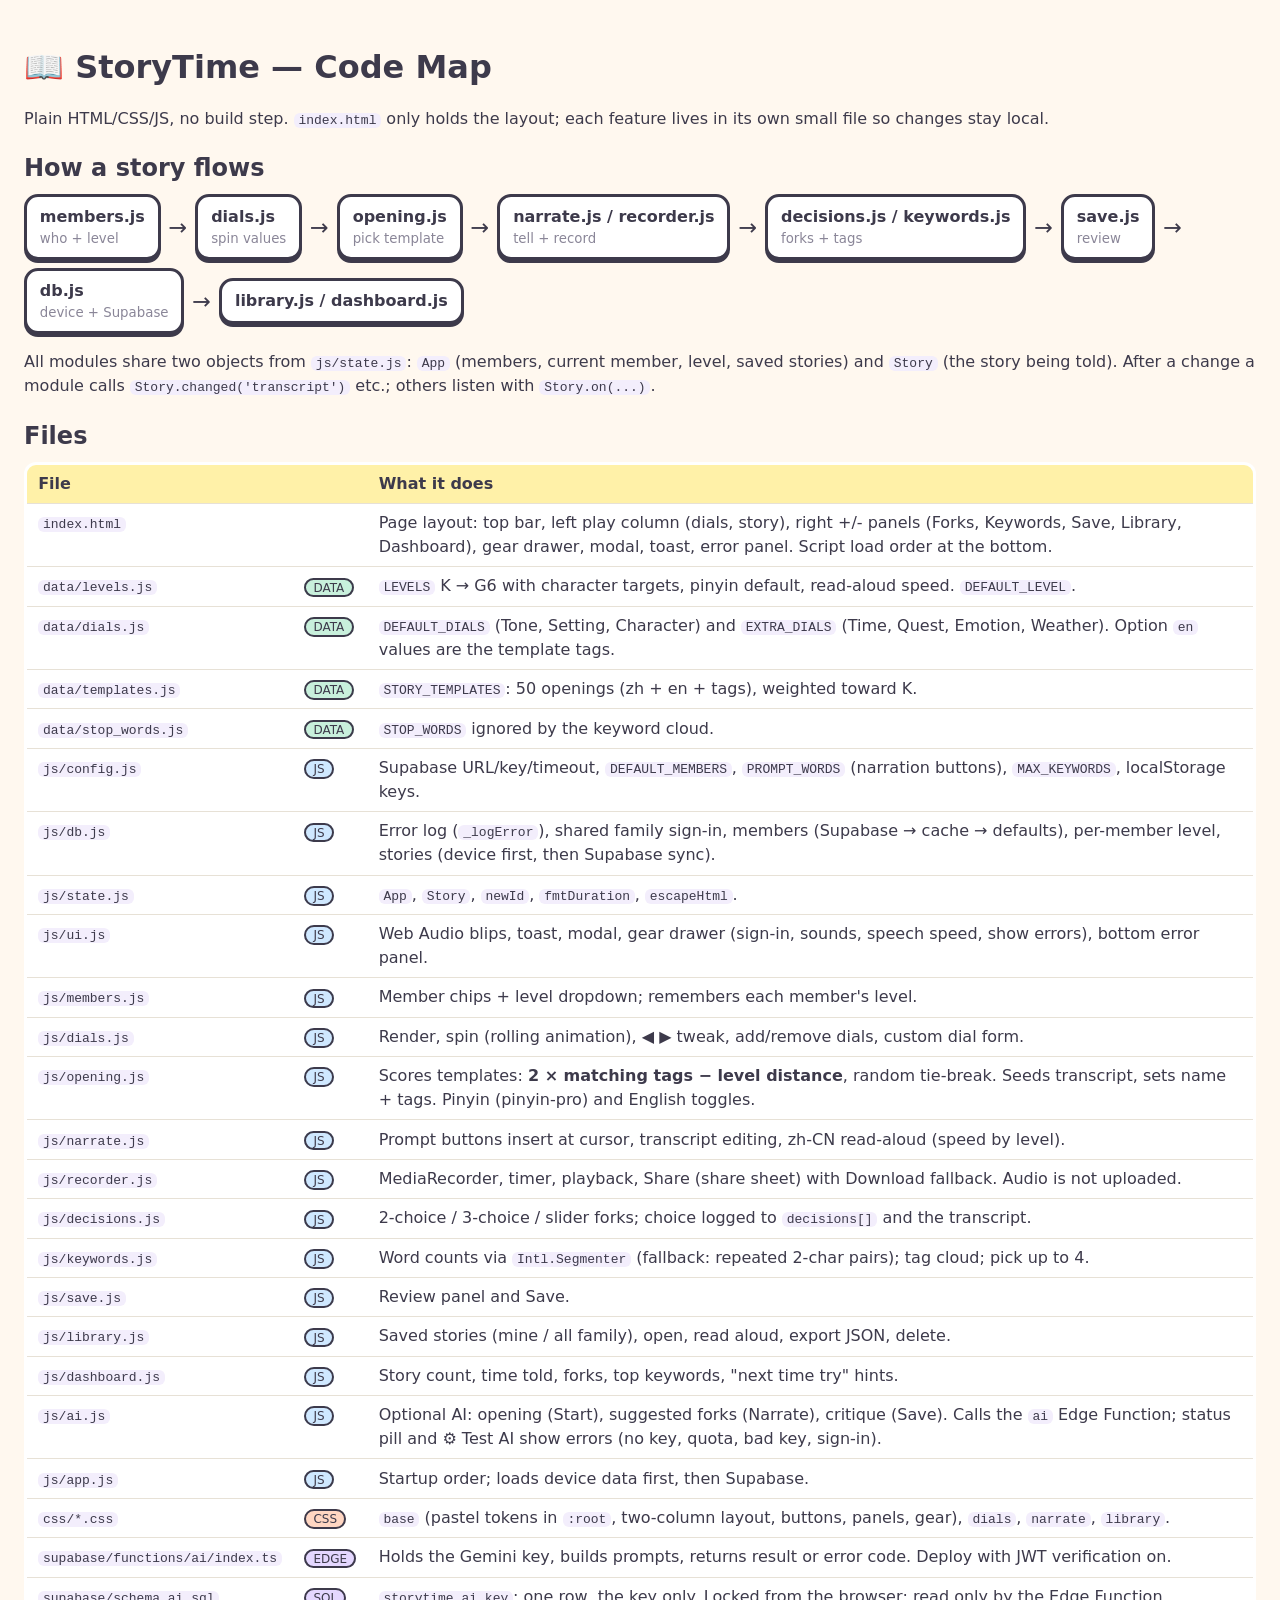
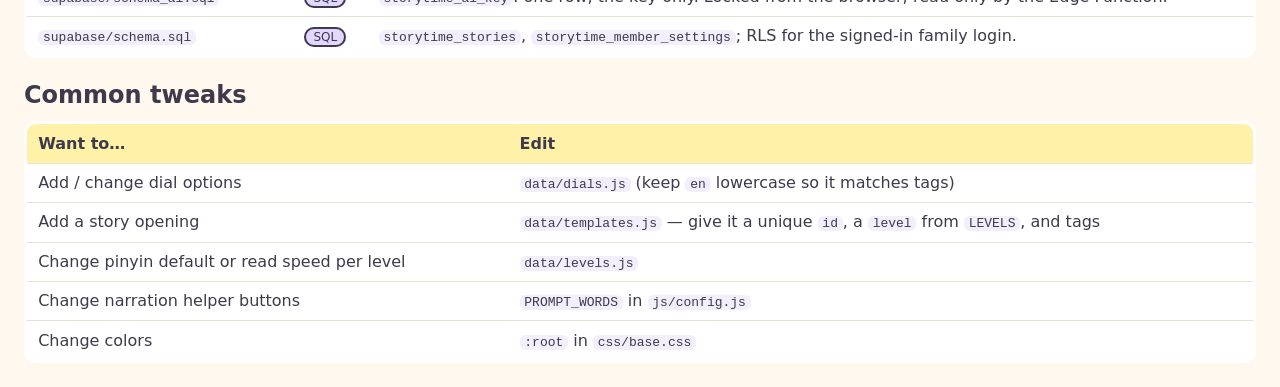
<file: index_summary.html>
<!DOCTYPE html>
<html lang="en">
<head>
<meta charset="UTF-8">
<meta name="viewport" content="width=device-width, initial-scale=1.0">
<title>StoryTime — Code Map</title>
<style>
  body { font-family: system-ui, sans-serif; color: #3d3a4b; background: #fff8ef; margin: 0; padding: 1.5rem; line-height: 1.5; }
  h1, h2 { margin: 1.2rem 0 .5rem; }
  .flow { display: flex; flex-wrap: wrap; gap: .5rem; align-items: center; }
  .box { border: 3px solid #3d3a4b; border-radius: 14px; padding: .5rem .8rem; background: #fff; box-shadow: 0 3px 0 #3d3a4b; font-weight: 700; }
  .box small { display: block; font-weight: 400; color: #8a8698; }
  .arrow { font-size: 1.4rem; }
  table { border-collapse: collapse; width: 100%; background: #fff; border: 3px solid #3d3a4b; border-radius: 12px; overflow: hidden; }
  th, td { text-align: left; padding: .45rem .7rem; border-bottom: 1px solid #e7e1d6; vertical-align: top; }
  th { background: #fff1a8; }
  code { background: #f3eefc; padding: 0 .3rem; border-radius: 6px; }
  .badge { font-size: .75rem; padding: .05rem .45rem; border-radius: 999px; border: 2px solid #3d3a4b; }
  .js { background: #cfe8ff; } .css { background: #ffd6c2; } .data { background: #c8f0dc; } .sql { background: #e4d7ff; }
</style>
</head>
<body>
<h1>📖 StoryTime — Code Map</h1>
<p>Plain HTML/CSS/JS, no build step. <code>index.html</code> only holds the layout; each feature lives in its own small file so changes stay local.</p>

<h2>How a story flows</h2>
<div class="flow">
  <div class="box">members.js<small>who + level</small></div><span class="arrow">→</span>
  <div class="box">dials.js<small>spin values</small></div><span class="arrow">→</span>
  <div class="box">opening.js<small>pick template</small></div><span class="arrow">→</span>
  <div class="box">narrate.js / recorder.js<small>tell + record</small></div><span class="arrow">→</span>
  <div class="box">decisions.js / keywords.js<small>forks + tags</small></div><span class="arrow">→</span>
  <div class="box">save.js<small>review</small></div><span class="arrow">→</span>
  <div class="box">db.js<small>device + Supabase</small></div><span class="arrow">→</span>
  <div class="box">library.js / dashboard.js</div>
</div>
<p>All modules share two objects from <code>js/state.js</code>: <code>App</code> (members, current member, level, saved stories) and <code>Story</code> (the story being told). After a change a module calls <code>Story.changed('transcript')</code> etc.; others listen with <code>Story.on(...)</code>.</p>

<h2>Files</h2>
<table>
  <tr><th>File</th><th></th><th>What it does</th></tr>
  <tr><td><code>index.html</code></td><td></td><td>Page layout: top bar, left play column (dials, story), right +/- panels (Forks, Keywords, Save, Library, Dashboard), gear drawer, modal, toast, error panel. Script load order at the bottom.</td></tr>
  <tr><td><code>data/levels.js</code></td><td><span class="badge data">DATA</span></td><td><code>LEVELS</code> K → G6 with character targets, pinyin default, read-aloud speed. <code>DEFAULT_LEVEL</code>.</td></tr>
  <tr><td><code>data/dials.js</code></td><td><span class="badge data">DATA</span></td><td><code>DEFAULT_DIALS</code> (Tone, Setting, Character) and <code>EXTRA_DIALS</code> (Time, Quest, Emotion, Weather). Option <code>en</code> values are the template tags.</td></tr>
  <tr><td><code>data/templates.js</code></td><td><span class="badge data">DATA</span></td><td><code>STORY_TEMPLATES</code>: 50 openings (zh + en + tags), weighted toward K.</td></tr>
  <tr><td><code>data/stop_words.js</code></td><td><span class="badge data">DATA</span></td><td><code>STOP_WORDS</code> ignored by the keyword cloud.</td></tr>
  <tr><td><code>js/config.js</code></td><td><span class="badge js">JS</span></td><td>Supabase URL/key/timeout, <code>DEFAULT_MEMBERS</code>, <code>PROMPT_WORDS</code> (narration buttons), <code>MAX_KEYWORDS</code>, localStorage keys.</td></tr>
  <tr><td><code>js/db.js</code></td><td><span class="badge js">JS</span></td><td>Error log (<code>_logError</code>), shared family sign-in, members (Supabase → cache → defaults), per-member level, stories (device first, then Supabase sync).</td></tr>
  <tr><td><code>js/state.js</code></td><td><span class="badge js">JS</span></td><td><code>App</code>, <code>Story</code>, <code>newId</code>, <code>fmtDuration</code>, <code>escapeHtml</code>.</td></tr>
  <tr><td><code>js/ui.js</code></td><td><span class="badge js">JS</span></td><td>Web Audio blips, toast, modal, gear drawer (sign-in, sounds, speech speed, show errors), bottom error panel.</td></tr>
  <tr><td><code>js/members.js</code></td><td><span class="badge js">JS</span></td><td>Member chips + level dropdown; remembers each member's level.</td></tr>
  <tr><td><code>js/dials.js</code></td><td><span class="badge js">JS</span></td><td>Render, spin (rolling animation), ◀ ▶ tweak, add/remove dials, custom dial form.</td></tr>
  <tr><td><code>js/opening.js</code></td><td><span class="badge js">JS</span></td><td>Scores templates: <b>2 × matching tags − level distance</b>, random tie-break. Seeds transcript, sets name + tags. Pinyin (pinyin-pro) and English toggles.</td></tr>
  <tr><td><code>js/narrate.js</code></td><td><span class="badge js">JS</span></td><td>Prompt buttons insert at cursor, transcript editing, zh-CN read-aloud (speed by level).</td></tr>
  <tr><td><code>js/recorder.js</code></td><td><span class="badge js">JS</span></td><td>MediaRecorder, timer, playback, Share (share sheet) with Download fallback. Audio is not uploaded.</td></tr>
  <tr><td><code>js/decisions.js</code></td><td><span class="badge js">JS</span></td><td>2-choice / 3-choice / slider forks; choice logged to <code>decisions[]</code> and the transcript.</td></tr>
  <tr><td><code>js/keywords.js</code></td><td><span class="badge js">JS</span></td><td>Word counts via <code>Intl.Segmenter</code> (fallback: repeated 2-char pairs); tag cloud; pick up to 4.</td></tr>
  <tr><td><code>js/save.js</code></td><td><span class="badge js">JS</span></td><td>Review panel and Save.</td></tr>
  <tr><td><code>js/library.js</code></td><td><span class="badge js">JS</span></td><td>Saved stories (mine / all family), open, read aloud, export JSON, delete.</td></tr>
  <tr><td><code>js/dashboard.js</code></td><td><span class="badge js">JS</span></td><td>Story count, time told, forks, top keywords, "next time try" hints.</td></tr>
  <tr><td><code>js/ai.js</code></td><td><span class="badge js">JS</span></td><td>Optional AI: opening (Start), suggested forks (Narrate), critique (Save). Calls the <code>ai</code> Edge Function; status pill and ⚙️ Test AI show errors (no key, quota, bad key, sign-in).</td></tr>
  <tr><td><code>js/app.js</code></td><td><span class="badge js">JS</span></td><td>Startup order; loads device data first, then Supabase.</td></tr>
  <tr><td><code>css/*.css</code></td><td><span class="badge css">CSS</span></td><td><code>base</code> (pastel tokens in <code>:root</code>, two-column layout, buttons, panels, gear), <code>dials</code>, <code>narrate</code>, <code>library</code>.</td></tr>
  <tr><td><code>supabase/functions/ai/index.ts</code></td><td><span class="badge sql">EDGE</span></td><td>Holds the Gemini key, builds prompts, returns result or error code. Deploy with JWT verification on.</td></tr>
  <tr><td><code>supabase/schema_ai.sql</code></td><td><span class="badge sql">SQL</span></td><td><code>storytime_ai_key</code>: one row, the key only. Locked from the browser; read only by the Edge Function.</td></tr>
  <tr><td><code>supabase/schema.sql</code></td><td><span class="badge sql">SQL</span></td><td><code>storytime_stories</code>, <code>storytime_member_settings</code>; RLS for the signed-in family login.</td></tr>
</table>

<h2>Common tweaks</h2>
<table>
  <tr><th>Want to…</th><th>Edit</th></tr>
  <tr><td>Add / change dial options</td><td><code>data/dials.js</code> (keep <code>en</code> lowercase so it matches tags)</td></tr>
  <tr><td>Add a story opening</td><td><code>data/templates.js</code> — give it a unique <code>id</code>, a <code>level</code> from <code>LEVELS</code>, and tags</td></tr>
  <tr><td>Change pinyin default or read speed per level</td><td><code>data/levels.js</code></td></tr>
  <tr><td>Change narration helper buttons</td><td><code>PROMPT_WORDS</code> in <code>js/config.js</code></td></tr>
  <tr><td>Change colors</td><td><code>:root</code> in <code>css/base.css</code></td></tr>
</table>
</body>
</html>
</file>
